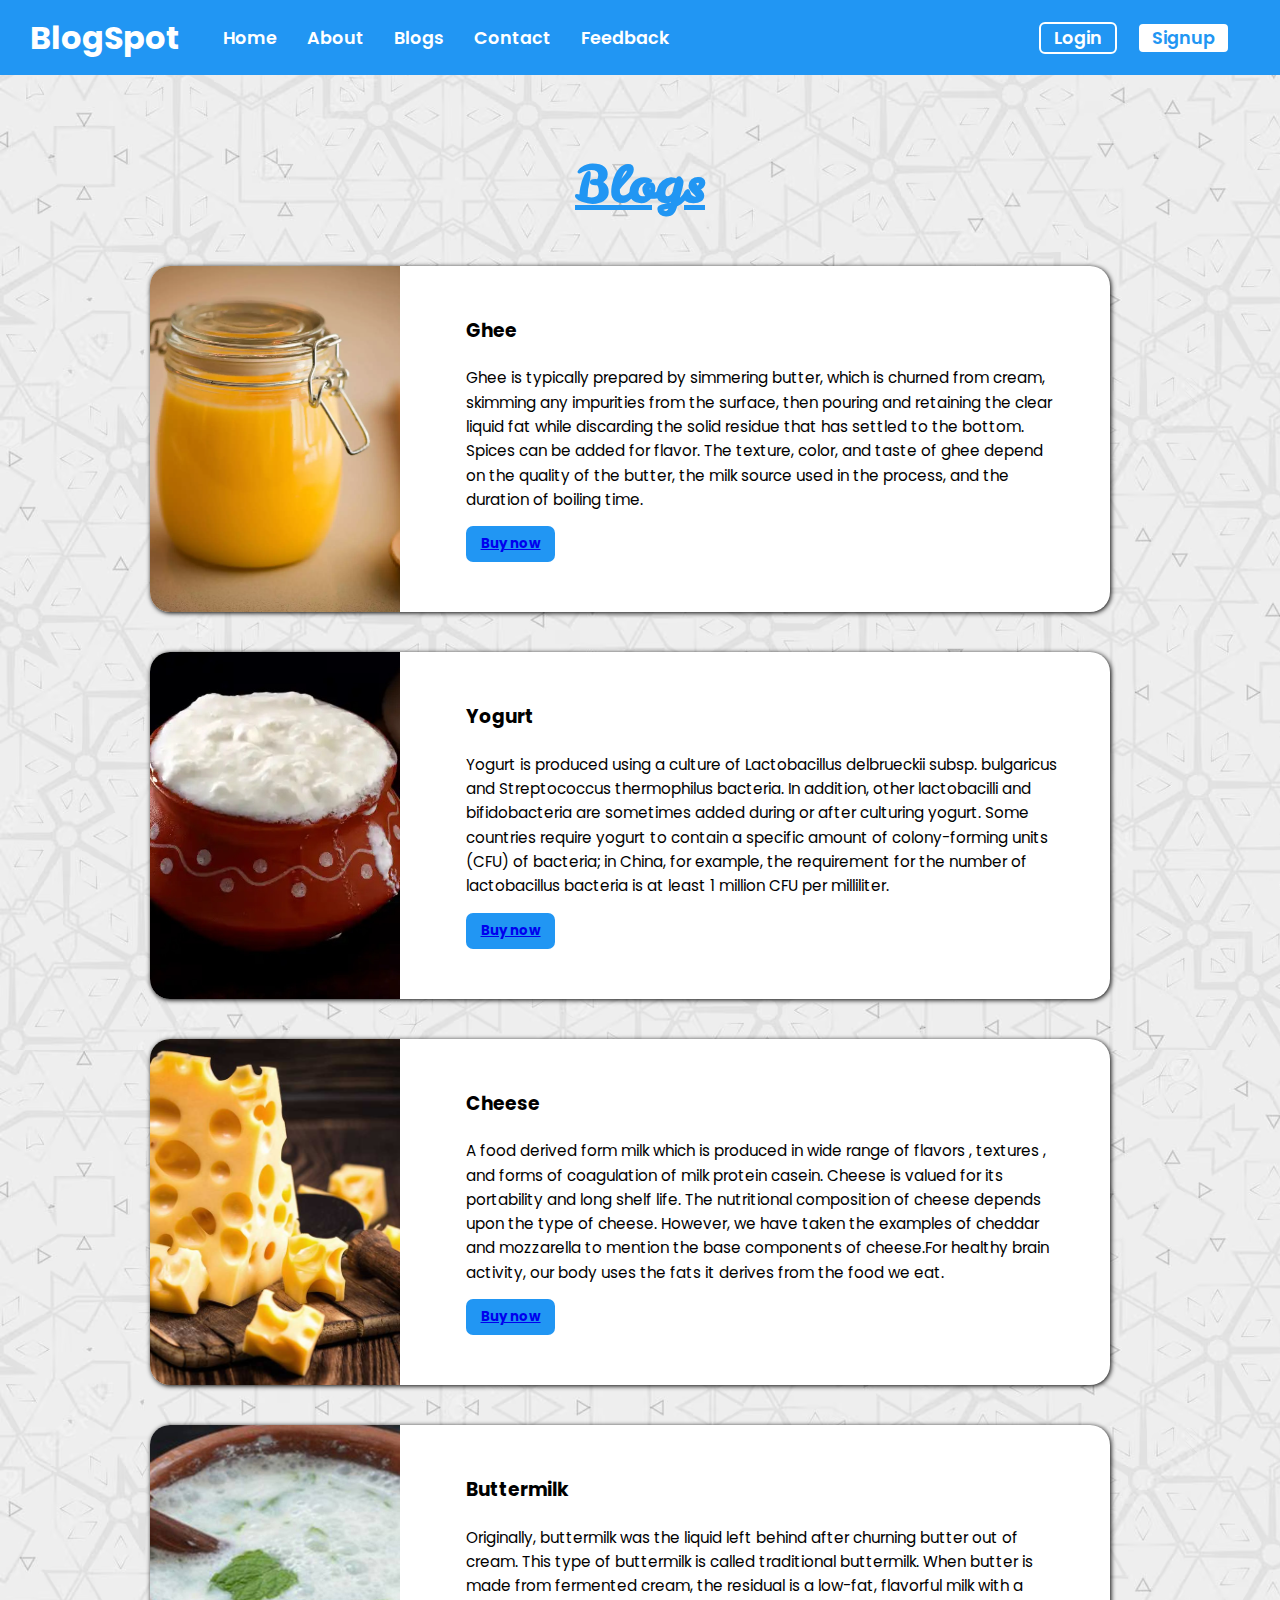
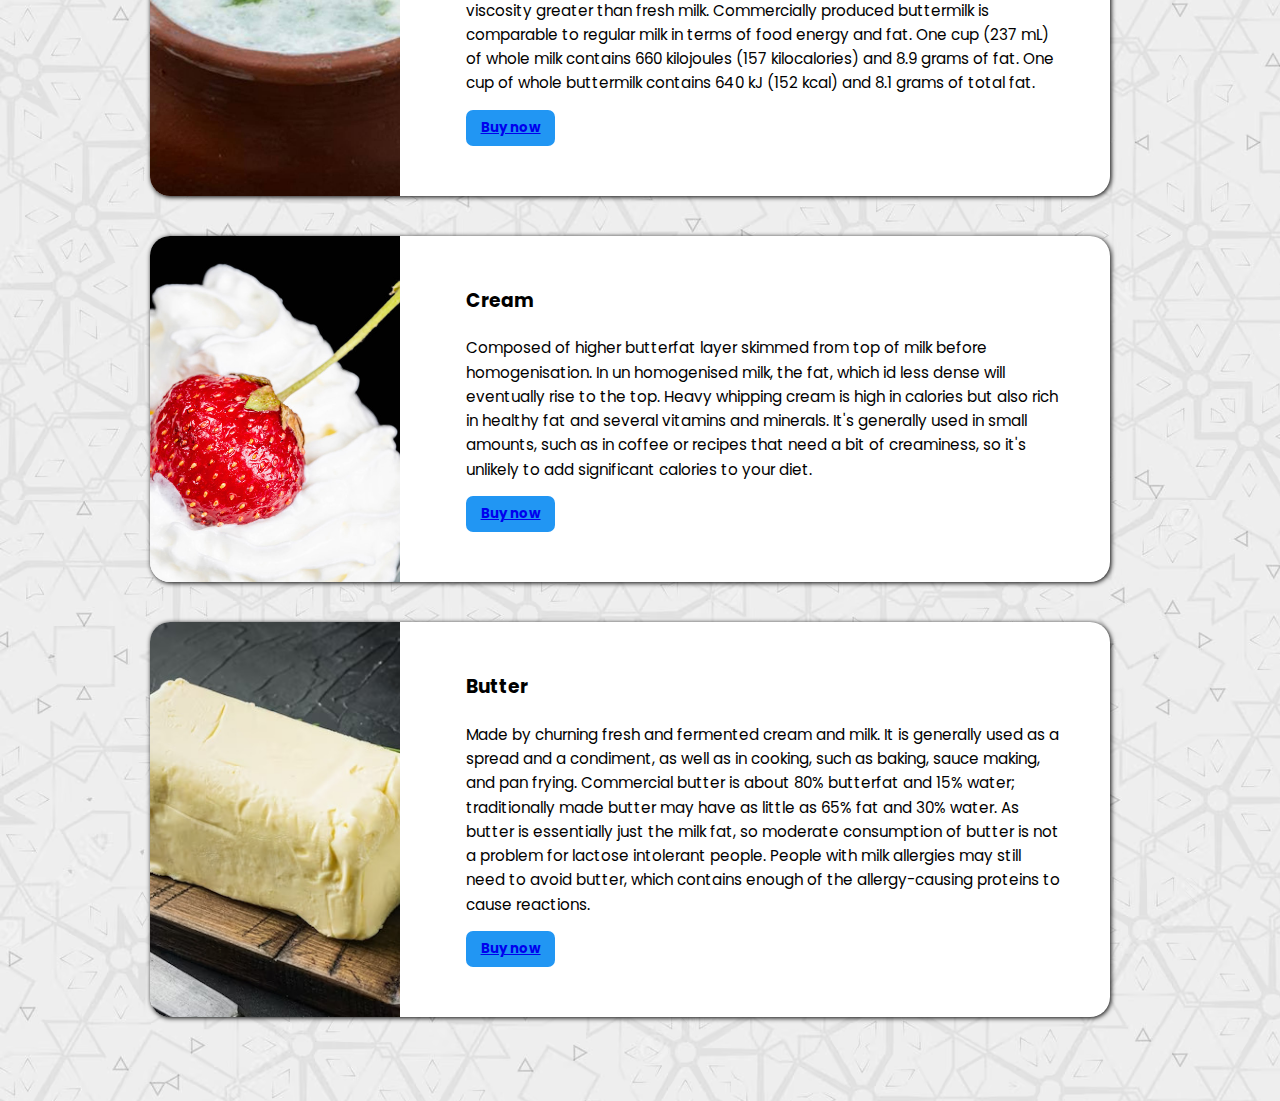
<file: index.html>
<!DOCTYPE html>
<html lang="en">

<head>
  <meta charset="UTF-8">
  <meta http-equiv="X-UA-Compatible" content="IE=edge">
  <meta name="viewport" content="width=device-width" />
  <link rel="icon" type="image/png" href="/images/favicon-3.png">
  <link rel="stylesheet" href="/styles/style.css">
  <link rel="stylesheet" href="/styles/navbar.css">
  <link rel="stylesheet" href="/styles/login.css">
  <link rel="stylesheet" href="/styles/blog-card.css">
  <link rel="preconnect" href="https://fonts.googleapis.com">
  <link rel="preconnect" href="https://fonts.gstatic.com" crossorigin>
  <link href="https://fonts.googleapis.com/css2?family=Poppins:wght@200;300&display=swap" rel="stylesheet">
  <link href='https://unpkg.com/boxicons@2.1.4/css/boxicons.min.css' rel='stylesheet'>
  <link rel="preconnect" href="https://fonts.googleapis.com">
  <link rel="preconnect" href="https://fonts.gstatic.com" crossorigin>
  <link href="https://fonts.googleapis.com/css2?family=Leckerli+One&display=swap" rel="stylesheet">
</head>

<body>

  <header>
    <h2 class="logo">BlogSpot</h2>
    <nav class="navbar">
      <a href="#">Home</a>
      <a href="#">About</a>
      <!-- <div class="menu-bar">
      <ul>
        <li>
          <a href="#">Blogs</a>
          <div class="menu">
            <ul>
              <li><a href="#">Marketing</a></li>
              <li><a href="#">Sales</a></li>
              <li><a href="#">Popular</a></li>
            </ul>
          </div>
        </li>
      </ul>
      </div>   -->
      <a href="#">Blogs</a>
      <a href="#">Contact</a>
      <a href="#">Feedback</a>
      <button class="btn loginB">Login</button>
      <button class="btn signup">Signup</button>
    </nav>
  </header>

  <div class="blog-heading">
    <h2>Blogs</h2>
  </div>

  <section class="card-section">
    <div class="container">
      <div class="cardBox">

        <div class="card">
          <img src="images/ghee.jpg" alt="" />
          <div class="content">
            <h3>Ghee</h3>
            <p>
              Ghee is typically prepared by simmering butter, which is
              churned from cream, skimming any impurities from the surface,
              then pouring and retaining the clear liquid fat while
              discarding the solid residue that has settled to the bottom.
              Spices can be added for flavor. The texture, color, and taste
              of ghee depend on the quality of the butter, the milk source
              used in the process, and the duration of boiling time.
            </p>
            <button class="read-more"><a href="https://www.amazon.in/">Buy now</a></button>
          </div>
        </div>

        <div class="card">
          <img src="images/curd.jpg" alt="" />
          <div class="content">
            <h3>Yogurt</h3>
            <p>
              Yogurt is produced using a culture of Lactobacillus
              delbrueckii subsp. bulgaricus and Streptococcus thermophilus
              bacteria. In addition, other lactobacilli and bifidobacteria
              are sometimes added during or after culturing yogurt. Some
              countries require yogurt to contain a specific amount of
              colony-forming units (CFU) of bacteria; in China, for example,
              the requirement for the number of lactobacillus bacteria is at
              least 1 million CFU per milliliter.
            </p>
            <button class="read-more"><a href="https://www.amazon.in/">Buy now</a></button>
          </div>
        </div>

        <div class="card">
          <img src="images/cheese.jpg" alt="" />
          <div class="content">
            <h3>Cheese</h3>
            <p>
              A food derived form milk which is produced in wide range of
              flavors , textures , and forms of coagulation of milk protein
              casein. Cheese is valued for its portability and long shelf
              life. The nutritional composition of cheese depends upon the
              type of cheese. However, we have taken the examples of cheddar
              and mozzarella to mention the base components of cheese.For
              healthy brain activity, our body uses the fats it derives from
              the food we eat.
            </p>
            <button class="read-more"><a href="https://www.amazon.in/">Buy now</a></button>
          </div>
        </div>

        <div class="card">
          <img src="images/buttermilk.jpg" alt="" />
          <div class="content">
            <h3>Buttermilk</h3>
            <p>
              Originally, buttermilk was the liquid left behind after
              churning butter out of cream. This type of buttermilk is
              called traditional buttermilk. When butter is made from
              fermented cream, the residual is a low-fat, flavorful milk
              with a viscosity greater than fresh milk. Commercially
              produced buttermilk is comparable to regular milk in terms of
              food energy and fat. One cup (237 mL) of whole milk contains
              660 kilojoules (157 kilocalories) and 8.9 grams of fat. One
              cup of whole buttermilk contains 640 kJ (152 kcal) and 8.1
              grams of total fat.
            </p>
            <button class="read-more"><a href="https://www.amazon.in/">Buy now</a></button>
          </div>
        </div>

        <div class="card">
          <img src="images/cream.jpg" alt="" />
          <div class="content">
            <h3>Cream</h3>
            <p>
              Composed of higher butterfat layer skimmed from top of milk
              before homogenisation. In un homogenised milk, the fat, which
              id less dense will eventually rise to the top. Heavy whipping
              cream is high in calories but also rich in healthy fat and
              several vitamins and minerals. It's generally used in small
              amounts, such as in coffee or recipes that need a bit of
              creaminess, so it's unlikely to add significant calories to
              your diet.
            </p>
            <button class="read-more"><a href="https://www.amazon.in/">Buy now</a></button>
          </div>
        </div>

        <div class="card">
          <img src="images/butter.jpeg" alt="" />
          <div class="content">
            <h3>Butter</h3>
            <p>
              Made by churning fresh and fermented cream and milk. It is
              generally used as a spread and a condiment, as well as in
              cooking, such as baking, sauce making, and pan frying.
              Commercial butter is about 80% butterfat and 15% water;
              traditionally made butter may have as little as 65% fat and
              30% water. As butter is essentially just the milk fat, so
              moderate consumption of butter is not a problem for lactose
              intolerant people. People with milk allergies may still need
              to avoid butter, which contains enough of the allergy-causing
              proteins to cause reactions.
            </p>
            <button class="read-more"><a href="https://www.amazon.in/">Buy now</a></button>
          </div>
        </div>
      </div>
    </div>
  </section>

  <div class="wrapperpro">
    <div class="wrapper">
      <button type="button" class="close" aria-label="Close">
        <span aria-hidden="true">&times;</span>
      </button>
      <div class="signup">
        <h2 class="sign">Sign Up</h2>
        <form action="#" class="form">
          <div class="input">
            <label for="first-name">First name</label>
            <input type="text" name="first-name" id="first-name" required>
            <div class="line"></div>
          </div>

          <div class="input">
            <label for="last-name">Last name</label>
            <input type="text" name="last-name" id="last-name">
            <div class="line"></div>
          </div>

          <div class="input">
            <label for="email">Email</label>
            <input type="email" name="email" id="email" required>
            <div class="line"></div>
          </div>

          <div class="input">
            <label for="phone-number">Phone No.</label>
            <input type="text" name="phone-number" id="phone-number" minlength="10" maxlength="10">
            <div class="line"></div>
          </div>

          <div class="input">
            <label for="password">Password</label>
            <input type="password" name="passwor" id="password" required minlength="8">
          </div>

          <div class="input">
            <label for="confirm-password">Confirm password</label>
            <input type="password" name="confirm-password" id="confirm-password" required minlength="8">
          </div>

          <div class="termsCond">
            <label for="" class="tns"><input type="checkbox" name="" id="">I agree to the terms and conditions</label>
          </div>

          <div class="submit"><button class="arrow-signup" type="submit"><i
                class='bx bxs-right-arrow-circle'></i></button></div>

        </form>
        <!-- <div class="social-icons">
            <a href="#"><i class='bx bxs-right-arrow-circle'></i></a>
          </div> -->

        <div class="log-in">
          <p>Already have an account?</p><a href="#" class="login-a">Login</a>
        </div>
      </div>

      <div class="login">
        <h2 class="sign">Log In</h2>
        <form action="#" class="form">

          <div class="input2">
            <label for="Username">Username or Email</label>
            <input type="text" name="Username" id="Username" required>
            <div class="line"></div>
          </div>

          <div class="input2">
            <label class="password" for="password">Password</label>
            <input type="password" name="password" id="password" required minlength="8">
            <div class="line"></div>
          </div>

          <div class="remember-forgot">
            <label for="" class="remember-me"><input type="checkbox" name="" id="">Remember me</label>
            <a href="#">Forgot Password?</a>
          </div>

          <div class="submit"><button class="arrow-login" type="submit"><i
                class='bx bxs-right-arrow-circle'></i></button>
          </div>

        </form>

        <!-- <div class="social-icons">
          <a href="#"><i class='bx bxs-right-arrow-circle'></i></a>
        </div> -->

        <div class="log-in">
          <p>Need an account?</p><a href="#" class="signup-a">Sign up</a>
        </div>
      </div>
    </div>
  </div>


  <script src="script.js"></script>
</body>

</html>
</file>
<file: styles/style.css>
*{
  margin: 0;
  padding: 0;
  box-sizing: border-box;
  font-family: 'Poppins', sans-serif;
}



body{
  background: url(/images/bg3.avif);
  background-size: cover;
  background-repeat: repeat;
  height: 100vh;
}

.blog-heading h2{
  color: #2196f3;
  margin-top: 150px;
  text-align: center;
  font-size: 50px;
  font-family: 'Leckerli One', cursive;
  text-decoration: underline;
}

/* .menu-bar{
  list-style: none;

}

.menu{
  display: none;
  transform: scale3d(0);
}

.menu-bar ul li:hover .menu{
  display: block;
  position: absolute;
  margin-top: 15px;
  margin-right: 10px;
  background: #2196f3;
  transform: scale3d(1);
  transition: transform .9s;
}

.menu-bar ul li:hover .menu ul{
  display: block;
  margin: 10px;
  transition: .5s;

}  */

@media screen and (max-width: 768px) {
  
  .card{
    flex-direction: column;
  }

  .card-section{
    margin-right: 1000px;
  }

}
</file>
<file: styles/navbar.css>
.logo{
  font-size: 2em;
  margin-left: 30px;
}

header{
  top: 0;
  left: 0;
  width: 100%;
  display: flex;
  justify-content: space-between;
  align-items: center;
  height: 75px;
  color: white;
  background-color: #2196f3 ;
  position: fixed; 
  z-index: 99;
} 


 nav{
  display: flex;
  justify-content: space-between;
  align-items: center;
} 

.navbar a{
  position: relative;
  font-size: 1.1em;
  text-decoration: none;
  font-weight: 600;
  margin-left: 30px;
  color: white;
  flex-wrap: wrap;
}

.navbar a::after{
  content: '';
  position: absolute;
  left: 0;
  bottom: -6px;
  width: 100%;
  height: 3px;
  border-radius: 5px;
  background: #fff;
  transform: scale(0);
  transition: transform .5s;
}

.navbar a:hover::after{
  transform: scale(1);
}

.btn{
  color: white;
  background: transparent;
  padding-left: 13px;
  padding-right: 13px;
  border-radius: 6px;
  font-size: 1.1em;
  cursor: pointer;
  font-weight: 600;
  border: 2px solid;
}

.loginB{
  padding: 1px 13px;
  margin-left: 370px;   
}


.signup{
  padding: 1px 13px;
  background-color: white;
  color: #2196f3;
  margin-right: 50px;
  margin-left: 20px;
}

.btn:hover{
  color: #2196f3;
  transition: 0.4s;
  background: white;
}
</file>
<file: styles/login.css>
.wrapperpro{
    display: flex;
    justify-content: center;
    align-items: center;
    z-index: 98;
  }
  .wrapper{
    position: fixed;
    background-color: white;
    border-radius: 20px;
    width: 500px;
    height: 500px;
    box-shadow: 0 0 30px rgba(0, 0, 0, .5);
    color: #2196f3;
    display: flex;
    justify-content: center;
    align-items: center;
    transform: scale(0);
    overflow: hidden;
    transition: transform .5s ease, width .2s ease;
    margin-bottom: 3900px;
  }

  .wrapper .signup{
    transform: translateX(0);
  } 

  .wrapper.active{
    width: 400px; 
  }

  .wrapper.active .login{
    transform: translateX(0);
  }

  .wrapper.active .signup{
    transition: none;
    transform: translateX(-500px);
  }

  .wrapper .login{
    position: absolute;  
    transform: translateX(500px);
  }

  .wrapper .close{
    padding: 0;
    top: 0;
    right: 0;
    color: #2196f3;
    position: absolute;
    margin-top: 0px;
    width: 45px;
    height: 45px;
    background-color: white;
    font-size: 2em;
    align-items: center;
    cursor: pointer;
    border: none;
  }

  .wrapper.active-popup{
    transform: scale(1);
    background-color: white;
    margin-top: 50px;

  }

  .sign{
    display: flex;
    justify-content: center;
    align-items: center;
    font-size: 2em;
    border-bottom: 2px solid #fff;
    margin-left: 20px;
  }

  .form{
      display: flex;
      flex-flow: row wrap;
      gap: 20px;
      padding-top: 30px;
  }

  /* signup */

  .input{
    display: flex;
    flex-flow: column wrap;
    width: 40%;
    font-size: 0.9rem;
    margin-left: 25px;
    background: transparent;
    color: #2196f3;
  }


  .input input{
    border-top: none;
    border-left: none;
    border-right: none;
    border-color: #2196f3;
    padding-top: 0px;
    height: 30px;
    padding: 5px;
    outline: none;
  }


  .arrow-signup{
      background-color: white;
      color: #2196f3;
      font-weight: 700;
      font-size: 50px;
      border: 2px solid white;
      border-radius: 5px;
      padding: 10px 40px; 
      margin-left: 185px;
      margin-bottom: 0px;
      padding: 0;
  }

  button:hover{
    cursor: pointer;
  }

  .log-in{
    display: flex;
    padding-left: 90px;
    margin-top: 0px;
  }

  .login-a,
  .signup-a{
    text-decoration: none;
    color: #2196f3;
    margin-left: 10px;
  }

  .login-a:hover,
  .signup-a:hover{
    text-decoration: underline;
  }

  .tns{
    margin-left: 24px;
    margin-top: 30px;
  }

  .tns input{
    margin-right: 7px;
  }


  /* Login */


  .input2 input{
    border-top: none;
    border-left: none;
    border-right: none;
    border-color: #2196f3;
    height: 30px;
    padding: 5px;
    padding-top: 0px; 
    outline: none;
    width: 90%;
  }
    
  .input2{
    display: flex;
    flex-flow: column;
    width: 100%;
    justify-content: flex-start;
    align-items: flex-start ;
    font-size: 0.9rem;
    margin-left: 25px;  
    background: transparent;
    color: #2196f3;
  }

  .input2 .password{
    margin-top: 20px;
  }

  .arrow-login{
    background-color: white;
    color: #2196f3;
    font-weight: 700;
    font-size: 50px;
    border: 1px solid white;
    border-radius: 5px;
    padding: 10px 40px; 
    margin-left: 170px;
    margin-bottom: 0px;
    padding: 0;
  }

  .remember-forgot{
    /* display: flex;
    justify-content: space-between; */
    margin-left: 23px;
    padding-top: 15px;
    }

  .remember-forgot input{
    margin-right: 7px;
  }

  .remember-me{
    margin-right: 65px;
  }

  .remember-forgot a{
    color: #2196f3;
    text-decoration: none;
  }

  .remember-forgot a:hover{
    text-decoration: underline;
  }
</file>
<file: styles/blog-card.css>
.card-section {
  padding-block: 4em;
  padding-top: 3em;
  width: 75%;
  margin: 0 150px;
}
.cantainer {
  padding-inline: 20px;
  margin-inline: auto;
}
.cardBox {
  display: flex;
  gap: 20px;
  flex-wrap: wrap;
}

  .card {
    display: flex;
    background-color: #fff;
    border-radius: 20px;
    margin-bottom: 20px;
    box-shadow: 1px 1px 5px rgb(0, 0, 0);
    /* margin-bottom: 20px; */
  }

.card:hover{
  background-color: #2196f3;
  color: white;
  transform: scale(1.03);
  transition: 0.3s;
  box-shadow: 5px 5px 20px rgb(0, 0, 0);
}

.card img {
  max-width: 250px;
  object-fit: cover;
  margin: 0;
  border-radius: 20px 0 0 20px;
}
.content {
  margin-left: 1em;
  display: flex;
  gap: 14px;
  padding: 50px;
  justify-content: center;
  flex-direction: column;
}
.content h3 {
  margin-bottom: 0.4em;
}
.content p {
  line-height: 1.6;
  font-size: 0.95em;
}

.read-more {
  display: inline-block;
  color: white;
  background-color: #2196f3;
  width: 15%;
  padding: 8px;
  font-weight: 700;
  text-decoration: none;
  border-radius: 7px;
  border: none;
  border-color: #2196f3;
}

.read-more:hover {
  color: #2196f3;
  border: black;
  border-width: 20px;
  background-color: #fff;
  transition: 0.3s;
}

.read-more:active{
  margin-top: 1px;
  margin-left: 1px;
}
</file>
